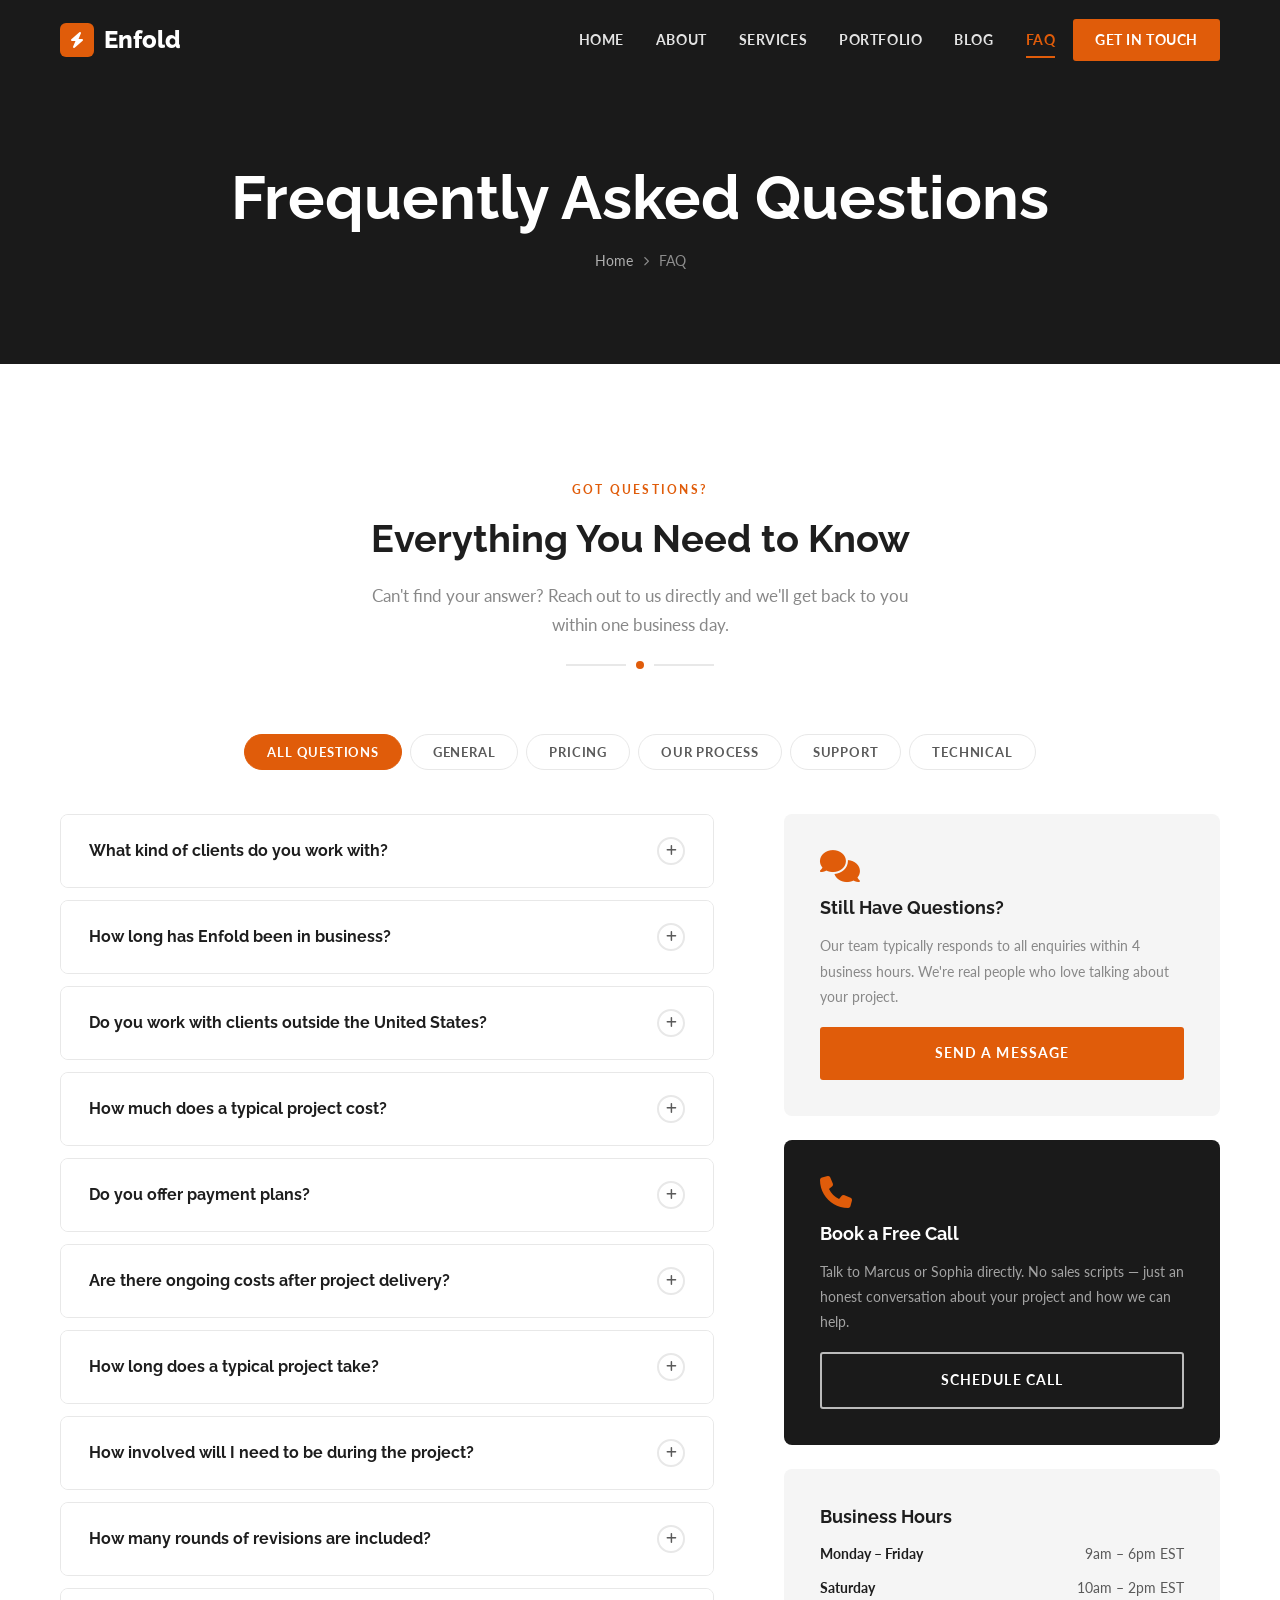
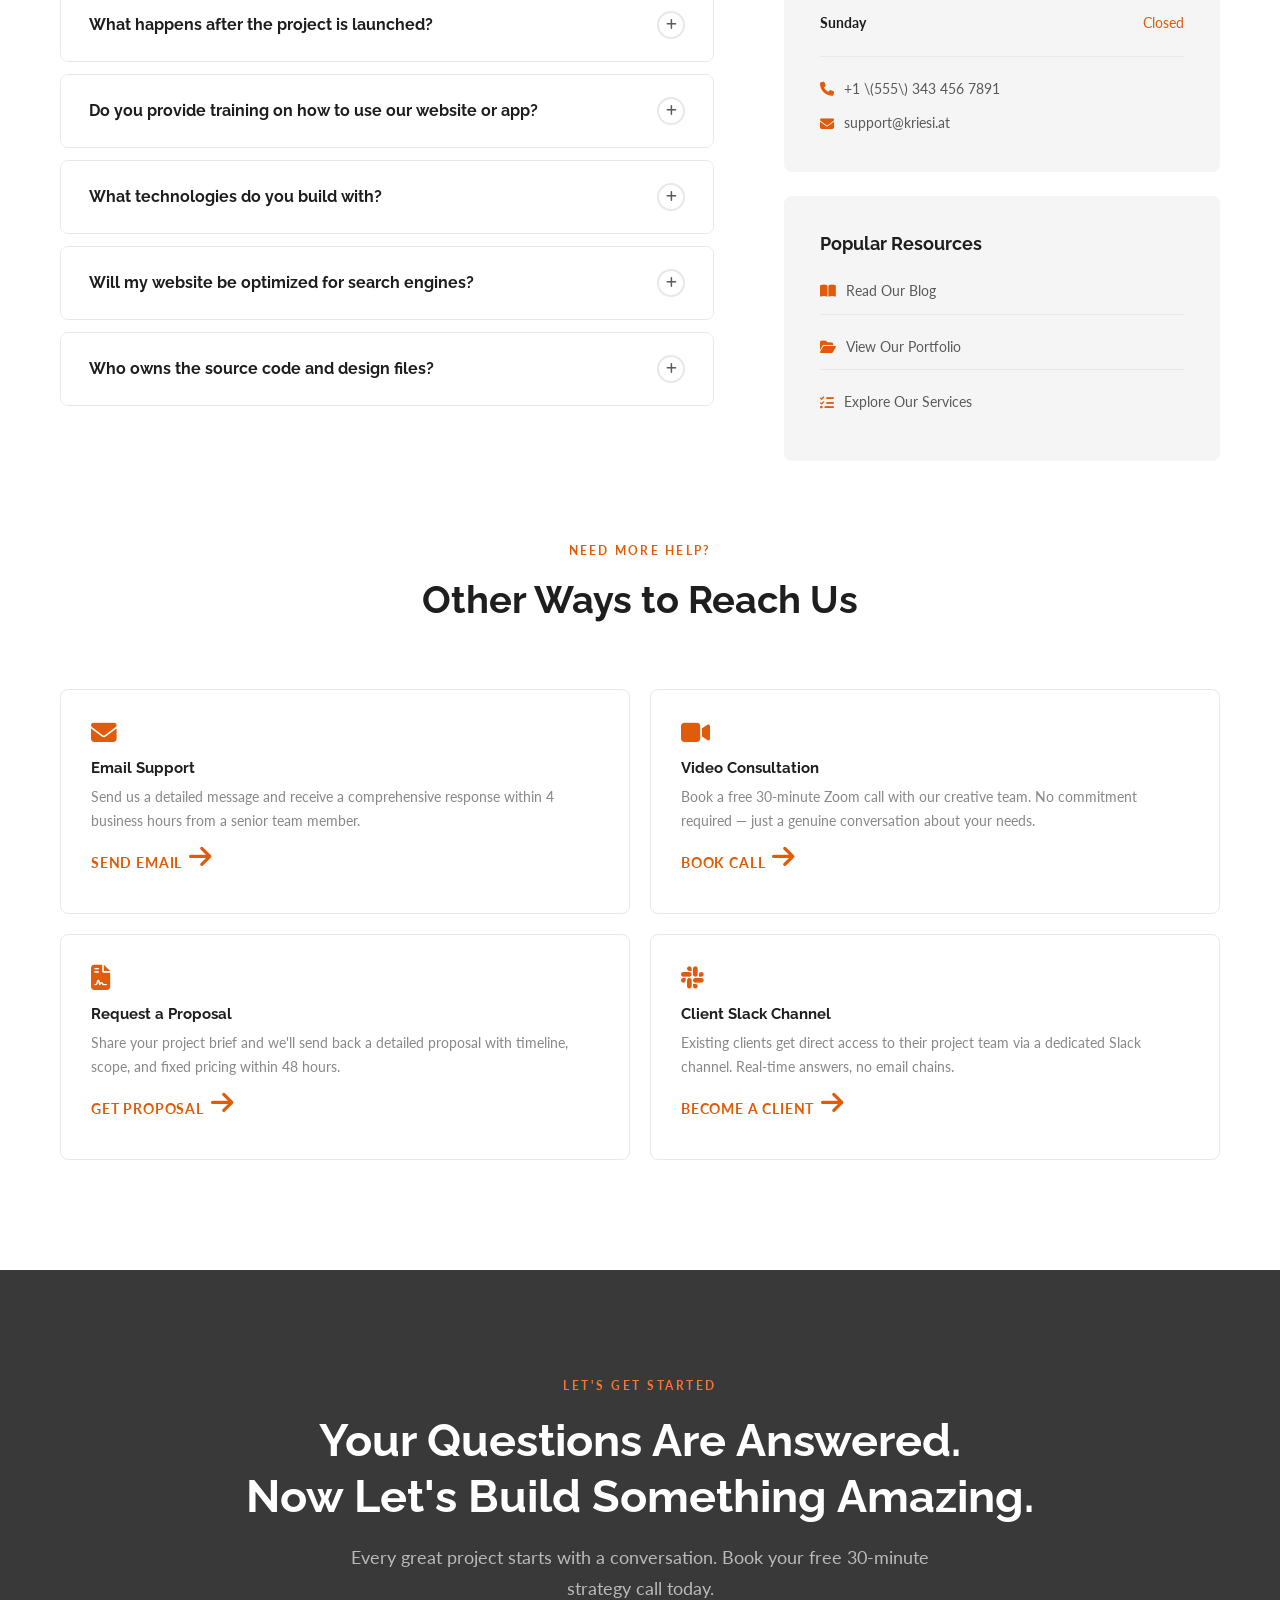
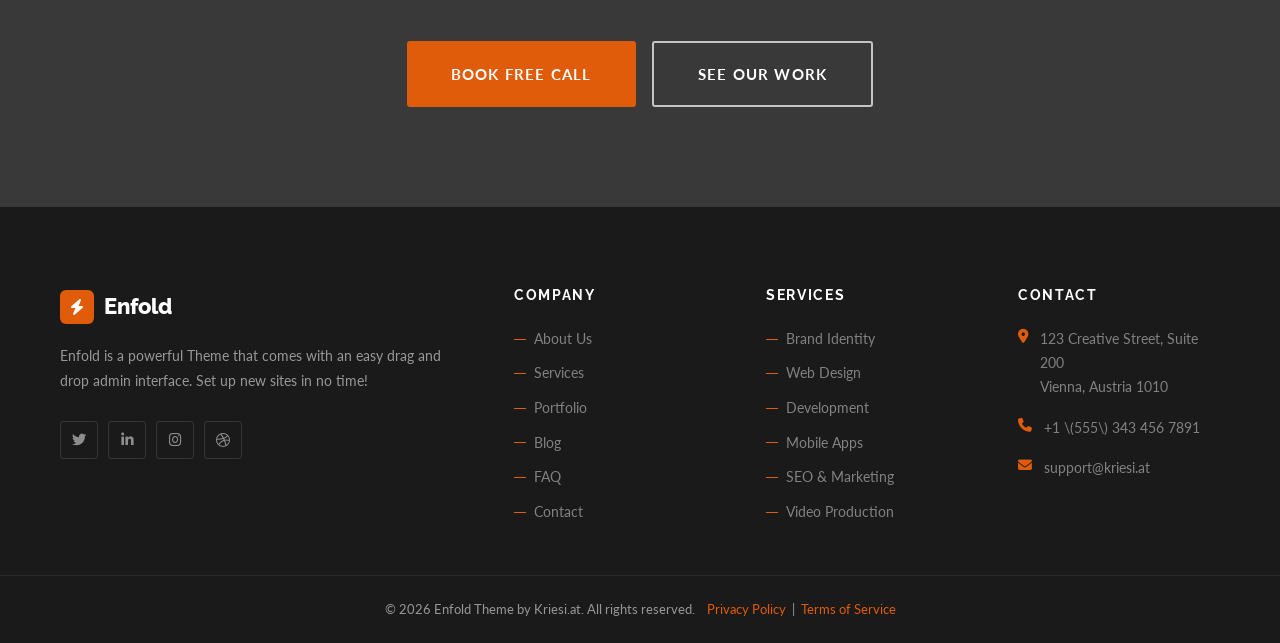
<file: faq.html>
<!DOCTYPE html>
<html lang="en">
<head>
  <meta charset="UTF-8" />
  <meta name="viewport" content="width=device-width, initial-scale=1.0" />
  <title>FAQ — Enfold Theme by Kriesi</title>
  <link rel="preconnect" href="https://fonts.googleapis.com" />
  <link rel="preconnect" href="https://fonts.gstatic.com" crossorigin />
  <link href="https://fonts.googleapis.com/css2?family=Lato:wght@300;400;700;900&family=Raleway:wght@400;600;700;800;900&display=swap" rel="stylesheet" />
  <link rel="stylesheet" href="https://cdnjs.cloudflare.com/ajax/libs/font-awesome/6.5.0/css/all.min.css" />
  <link rel="stylesheet" href="css/style.css" />
  <style>
    .faq-layout { display: grid; grid-template-columns: 3fr 2fr; gap: 70px; align-items: start; }
    .faq-sidebar-card { background: var(--bg-light); border-radius: var(--radius-lg); padding: 36px; margin-bottom: 24px; }
    .faq-sidebar-card h4 { margin-bottom: 14px; }
    .faq-sidebar-card p { font-size: 0.9rem; color: var(--text-light); margin-bottom: 18px; }
    .faq-help-cards { display: grid; grid-template-columns: 1fr 1fr; gap: 20px; margin-top: 50px; }
    .faq-help-card { background: var(--white); border: 1px solid var(--border); border-radius: var(--radius-lg); padding: 30px; transition: var(--transition); }
    .faq-help-card:hover { border-color: var(--primary); box-shadow: var(--shadow-sm); }
    .faq-help-card i { font-size: 1.6rem; color: var(--primary); margin-bottom: 14px; display: block; }
    .faq-help-card h4 { font-size: 0.95rem; margin-bottom: 8px; }
    .faq-help-card p { font-size: 0.85rem; color: var(--text-light); margin: 0; }
    @media(max-width: 900px) { .faq-layout { grid-template-columns: 1fr; } .faq-help-cards { grid-template-columns: 1fr; } }
  </style>
</head>
<body>

  <nav class="navbar" id="navbar">
    <div class="container">
      <a class="nav-logo" href="index.html">
        <div class="logo-mark"><i class="fa-solid fa-bolt"></i></div>Enfold
      </a>
      <ul class="nav-menu">
        <li><a href="index.html">Home</a></li>
        <li><a href="about.html">About</a></li>
        <li><a href="services.html">Services</a></li>
        <li><a href="portfolio.html">Portfolio</a></li>
        <li><a href="blog.html">Blog</a></li>
        <li><a href="faq.html" class="active">FAQ</a></li>
        <li><a href="contact.html" class="nav-cta">Get In Touch</a></li>
      </ul>
      <button class="nav-toggle" aria-label="Toggle menu"><span></span><span></span><span></span></button>
    </div>
  </nav>

  <section class="page-hero">
    <div class="page-hero-bg" style="background-image: url('https://images.unsplash.com/photo-1516321318423-f06f85e504b3?w=1920&q=80');"></div>
    <div class="container">
      <div class="page-hero-content">
        <h1>Frequently Asked Questions</h1>
        <div class="breadcrumb">
          <a href="index.html">Home</a><i class="fa-solid fa-chevron-right"></i><span>FAQ</span>
        </div>
      </div>
    </div>
  </section>

  <section class="section">
    <div class="container">
      <div class="section-heading reveal">
        <span class="label">Got Questions?</span>
        <h2>Everything You Need to Know</h2>
        <p>Can't find your answer? Reach out to us directly and we'll get back to you within one business day.</p>
        <div class="divider"><span></span><span></span><span></span></div>
      </div>

      <!-- Tabs -->
      <div class="faq-tabs reveal">
        <button class="faq-tab active" data-cat="all">All Questions</button>
        <button class="faq-tab" data-cat="general">General</button>
        <button class="faq-tab" data-cat="pricing">Pricing</button>
        <button class="faq-tab" data-cat="process">Our Process</button>
        <button class="faq-tab" data-cat="support">Support</button>
        <button class="faq-tab" data-cat="technical">Technical</button>
      </div>

      <div class="faq-layout">
        <!-- FAQ Accordions -->
        <div>
          <!-- GENERAL -->
          <div class="accordion-item" data-category="general">
            <div class="accordion-header">
              <h4>What kind of clients do you work with?</h4>
              <div class="accordion-icon"><i class="fa-solid fa-plus"></i></div>
            </div>
            <div class="accordion-body">
              <div class="accordion-body-inner">
                <p>We work with a wide range of clients — from early-stage startups and scale-ups to established enterprises and global brands. What matters most to us is not the size of the company but the quality of the challenge and the alignment in values. We love working with founders and teams who are ambitious, collaborative, and believe that great design is a strategic asset.</p>
                <p>Our clients span industries including fintech, health & wellness, retail, hospitality, technology, professional services, and consumer goods.</p>
              </div>
            </div>
          </div>

          <div class="accordion-item" data-category="general">
            <div class="accordion-header">
              <h4>How long has Enfold been in business?</h4>
              <div class="accordion-icon"><i class="fa-solid fa-plus"></i></div>
            </div>
            <div class="accordion-body">
              <div class="accordion-body-inner">
                <p>Enfold was founded in 2012 in Brooklyn, New York. Over the past 14 years, we have grown from a two-person design studio into a 28-person full-service creative agency. We have completed more than 320 projects for clients in 14 countries and won 46 Pre-Built Layouts along the way.</p>
              </div>
            </div>
          </div>

          <div class="accordion-item" data-category="general">
            <div class="accordion-header">
              <h4>Do you work with clients outside the United States?</h4>
              <div class="accordion-icon"><i class="fa-solid fa-plus"></i></div>
            </div>
            <div class="accordion-body">
              <div class="accordion-body-inner">
                <p>Absolutely. We have worked with clients across North America, Europe, Asia-Pacific, and the Middle East. Our team is fully distributed and experienced in working across time zones. We use async-first communication tools and schedule regular video calls to ensure seamless collaboration regardless of where you are in the world.</p>
              </div>
            </div>
          </div>

          <!-- PRICING -->
          <div class="accordion-item" data-category="pricing">
            <div class="accordion-header">
              <h4>How much does a typical project cost?</h4>
              <div class="accordion-icon"><i class="fa-solid fa-plus"></i></div>
            </div>
            <div class="accordion-body">
              <div class="accordion-body-inner">
                <p>Project investment varies depending on scope, complexity, and timeline. As a general guide:</p>
                <ul style="margin: 12px 0; padding-left: 20px; display: flex; flex-direction: column; gap: 8px; font-size: 0.93rem;">
                  <li><strong>Brand Identity:</strong> $4,000 – $18,000</li>
                  <li><strong>Marketing Website:</strong> $8,000 – $35,000</li>
                  <li><strong>E-Commerce Platform:</strong> $12,000 – $60,000</li>
                  <li><strong>Mobile App:</strong> $25,000 – $120,000</li>
                  <li><strong>Full Brand + Website:</strong> $15,000 – $50,000</li>
                </ul>
                <p>Every project starts with a free discovery call where we scope your requirements accurately and provide a fixed-price proposal. We never surprise you with hidden costs.</p>
              </div>
            </div>
          </div>

          <div class="accordion-item" data-category="pricing">
            <div class="accordion-header">
              <h4>Do you offer payment plans?</h4>
              <div class="accordion-icon"><i class="fa-solid fa-plus"></i></div>
            </div>
            <div class="accordion-body">
              <div class="accordion-body-inner">
                <p>Yes. Standard project payments are structured as: 40% at project kickoff, 40% at the midpoint design approval stage, and 20% on final delivery. For larger projects (over $20,000), we can discuss quarterly payment structures. We accept bank transfer, credit card, and Wise for international clients.</p>
              </div>
            </div>
          </div>

          <div class="accordion-item" data-category="pricing">
            <div class="accordion-header">
              <h4>Are there ongoing costs after project delivery?</h4>
              <div class="accordion-icon"><i class="fa-solid fa-plus"></i></div>
            </div>
            <div class="accordion-body">
              <div class="accordion-body-inner">
                <p>The project fee covers design, development, and delivery. After launch, you may choose to invest in hosting (which we can arrange), ongoing maintenance retainers, or marketing services — but none of these are mandatory. We offer three support tiers: a basic plan ($299/month), a growth plan ($799/month), and a priority plan ($1,499/month). Details are outlined in your project proposal.</p>
              </div>
            </div>
          </div>

          <!-- PROCESS -->
          <div class="accordion-item" data-category="process">
            <div class="accordion-header">
              <h4>How long does a typical project take?</h4>
              <div class="accordion-icon"><i class="fa-solid fa-plus"></i></div>
            </div>
            <div class="accordion-body">
              <div class="accordion-body-inner">
                <p>Timelines depend on scope and complexity. Here are typical ranges:</p>
                <ul style="margin: 12px 0; padding-left: 20px; display: flex; flex-direction: column; gap: 8px; font-size: 0.93rem;">
                  <li><strong>Brand Identity:</strong> 4 – 8 weeks</li>
                  <li><strong>Marketing Website (5–10 pages):</strong> 6 – 10 weeks</li>
                  <li><strong>Complex Website (15+ pages):</strong> 10 – 16 weeks</li>
                  <li><strong>Mobile App:</strong> 16 – 26 weeks</li>
                  <li><strong>E-Commerce Platform:</strong> 10 – 20 weeks</li>
                </ul>
                <p>We always define a clear timeline in the proposal and use project management tools (Notion + Linear) to keep everything on track and visible to you throughout.</p>
              </div>
            </div>
          </div>

          <div class="accordion-item" data-category="process">
            <div class="accordion-header">
              <h4>How involved will I need to be during the project?</h4>
              <div class="accordion-icon"><i class="fa-solid fa-plus"></i></div>
            </div>
            <div class="accordion-body">
              <div class="accordion-body-inner">
                <p>We designed our process to be efficient with your time while keeping you genuinely informed. Expect structured touchpoints at key milestones — typically a kickoff session, a design review at 30%, a major checkpoint at 60%, and a pre-launch review. Outside of these, we work asynchronously and consolidate feedback into clear, time-boxed rounds. Most clients invest 2–3 hours per week during active phases.</p>
              </div>
            </div>
          </div>

          <div class="accordion-item" data-category="process">
            <div class="accordion-header">
              <h4>How many rounds of revisions are included?</h4>
              <div class="accordion-icon"><i class="fa-solid fa-plus"></i></div>
            </div>
            <div class="accordion-body">
              <div class="accordion-body-inner">
                <p>Our standard projects include two structured revision rounds per major deliverable. In practice, by the time we reach a formal revision round, we are already well-aligned thanks to our ongoing communication — so most projects are approved without needing all available revisions. Revisions beyond the included rounds are billed at our hourly rate, which is disclosed upfront in your contract.</p>
              </div>
            </div>
          </div>

          <!-- SUPPORT -->
          <div class="accordion-item" data-category="support">
            <div class="accordion-header">
              <h4>What happens after the project is launched?</h4>
              <div class="accordion-icon"><i class="fa-solid fa-plus"></i></div>
            </div>
            <div class="accordion-body">
              <div class="accordion-body-inner">
                <p>Every project includes a 30-day post-launch support window at no extra charge. During this period, we address any bugs, browser compatibility issues, or minor adjustments that arise. After that, you can either manage independently (we provide full documentation and training), or move to one of our support retainer plans for ongoing care, updates, and growth services.</p>
              </div>
            </div>
          </div>

          <div class="accordion-item" data-category="support">
            <div class="accordion-header">
              <h4>Do you provide training on how to use our website or app?</h4>
              <div class="accordion-icon"><i class="fa-solid fa-plus"></i></div>
            </div>
            <div class="accordion-body">
              <div class="accordion-body-inner">
                <p>Yes, always. Every project delivery includes a live training session (recorded for your reference), detailed written documentation, and video walkthroughs of your CMS or admin panel. We want you to feel completely confident managing your own digital presence — and we are always available for follow-up questions.</p>
              </div>
            </div>
          </div>

          <!-- TECHNICAL -->
          <div class="accordion-item" data-category="technical">
            <div class="accordion-header">
              <h4>What technologies do you build with?</h4>
              <div class="accordion-icon"><i class="fa-solid fa-plus"></i></div>
            </div>
            <div class="accordion-body">
              <div class="accordion-body-inner">
                <p>Our technology choices are always driven by your project's specific requirements, not personal preference. We are fluent across a wide stack including React, Next.js, Vue.js, Node.js, Python/Django, WordPress, Shopify, Sanity, Contentful, PostgreSQL, MongoDB, AWS, Vercel, and more. For mobile, we work with Swift (iOS), Kotlin (Android), React Native, and Flutter. We will always recommend the right tool for your job.</p>
              </div>
            </div>
          </div>

          <div class="accordion-item" data-category="technical">
            <div class="accordion-header">
              <h4>Will my website be optimized for search engines?</h4>
              <div class="accordion-icon"><i class="fa-solid fa-plus"></i></div>
            </div>
            <div class="accordion-body">
              <div class="accordion-body-inner">
                <p>Yes. All websites we build include foundational technical SEO as standard: clean semantic HTML, proper heading hierarchy, Open Graph meta tags, schema markup, XML sitemap, robots.txt configuration, performance optimization, and Core Web Vitals alignment. For clients who want to pursue aggressive SEO growth, we offer dedicated SEO strategy and content services as an add-on or retainer.</p>
              </div>
            </div>
          </div>

          <div class="accordion-item" data-category="technical">
            <div class="accordion-header">
              <h4>Who owns the source code and design files?</h4>
              <div class="accordion-icon"><i class="fa-solid fa-plus"></i></div>
            </div>
            <div class="accordion-body">
              <div class="accordion-body-inner">
                <p>You do. Upon final payment, all intellectual property — source code, design files (Figma), assets, and documentation — transfers fully to you. We retain the right to showcase the work in our portfolio unless you request otherwise via a mutual NDA. We believe your investment should result in full ownership, full stop.</p>
              </div>
            </div>
          </div>
        </div>

        <!-- Sidebar -->
        <div>
          <div class="faq-sidebar-card reveal">
            <i class="fa-solid fa-comments" style="font-size: 2rem; color: var(--primary); margin-bottom: 14px; display: block;"></i>
            <h4>Still Have Questions?</h4>
            <p>Our team typically responds to all enquiries within 4 business hours. We're real people who love talking about your project.</p>
            <a href="contact.html" class="btn btn-primary" style="width: 100%; justify-content: center;">Send a Message</a>
          </div>

          <div class="faq-sidebar-card reveal" style="background: var(--dark); color: rgba(255,255,255,0.7);">
            <i class="fa-solid fa-phone" style="font-size: 2rem; color: var(--primary); margin-bottom: 14px; display: block;"></i>
            <h4 style="color: #fff;">Book a Free Call</h4>
            <p style="color: rgba(255,255,255,0.6);">Talk to Marcus or Sophia directly. No sales scripts — just an honest conversation about your project and how we can help.</p>
            <a href="contact.html" class="btn btn-outline-white" style="width: 100%; justify-content: center;">Schedule Call</a>
          </div>

          <div class="faq-sidebar-card reveal">
            <h4>Business Hours</h4>
            <div style="display: flex; flex-direction: column; gap: 10px; font-size: 0.88rem;">
              <div style="display: flex; justify-content: space-between;"><span style="font-weight: 700; color: var(--heading);">Monday – Friday</span><span>9am – 6pm EST</span></div>
              <div style="display: flex; justify-content: space-between;"><span style="font-weight: 700; color: var(--heading);">Saturday</span><span>10am – 2pm EST</span></div>
              <div style="display: flex; justify-content: space-between;"><span style="font-weight: 700; color: var(--heading);">Sunday</span><span style="color: var(--primary);">Closed</span></div>
            </div>
            <div style="margin-top: 20px; padding-top: 20px; border-top: 1px solid var(--border); font-size: 0.88rem;">
              <div style="display: flex; align-items: center; gap: 10px; margin-bottom: 10px;"><i class="fa-solid fa-phone" style="color: var(--primary);"></i> +1 \(555\) 343 456 7891</div>
              <div style="display: flex; align-items: center; gap: 10px;"><i class="fa-solid fa-envelope" style="color: var(--primary);"></i> support@kriesi.at</div>
            </div>
          </div>

          <div class="faq-sidebar-card reveal">
            <h4>Popular Resources</h4>
            <div style="display: flex; flex-direction: column; gap: 10px;">
              <a href="blog.html" style="display: flex; align-items: center; gap: 10px; font-size: 0.88rem; color: var(--text); transition: color 0.3s; padding: 10px 0; border-bottom: 1px solid var(--border);">
                <i class="fa-solid fa-book-open" style="color: var(--primary);"></i> Read Our Blog
              </a>
              <a href="portfolio.html" style="display: flex; align-items: center; gap: 10px; font-size: 0.88rem; color: var(--text); transition: color 0.3s; padding: 10px 0; border-bottom: 1px solid var(--border);">
                <i class="fa-solid fa-folder-open" style="color: var(--primary);"></i> View Our Portfolio
              </a>
              <a href="services.html" style="display: flex; align-items: center; gap: 10px; font-size: 0.88rem; color: var(--text); transition: color 0.3s; padding: 10px 0;">
                <i class="fa-solid fa-list-check" style="color: var(--primary);"></i> Explore Our Services
              </a>
            </div>
          </div>
        </div>
      </div>

      <!-- Help cards at bottom -->
      <div class="section-heading reveal mt-50">
        <span class="label">Need More Help?</span>
        <h2>Other Ways to Reach Us</h2>
      </div>
      <div class="faq-help-cards">
        <div class="faq-help-card reveal delay-100">
          <i class="fa-solid fa-envelope"></i>
          <h4>Email Support</h4>
          <p>Send us a detailed message and receive a comprehensive response within 4 business hours from a senior team member.</p>
          <a href="contact.html" class="service-link mt-10" style="display: inline-flex;">Send Email <i class="fa-solid fa-arrow-right"></i></a>
        </div>
        <div class="faq-help-card reveal delay-200">
          <i class="fa-solid fa-video"></i>
          <h4>Video Consultation</h4>
          <p>Book a free 30-minute Zoom call with our creative team. No commitment required — just a genuine conversation about your needs.</p>
          <a href="contact.html" class="service-link mt-10" style="display: inline-flex;">Book Call <i class="fa-solid fa-arrow-right"></i></a>
        </div>
        <div class="faq-help-card reveal delay-300">
          <i class="fa-solid fa-file-contract"></i>
          <h4>Request a Proposal</h4>
          <p>Share your project brief and we'll send back a detailed proposal with timeline, scope, and fixed pricing within 48 hours.</p>
          <a href="contact.html" class="service-link mt-10" style="display: inline-flex;">Get Proposal <i class="fa-solid fa-arrow-right"></i></a>
        </div>
        <div class="faq-help-card reveal delay-400">
          <i class="fa-brands fa-slack"></i>
          <h4>Client Slack Channel</h4>
          <p>Existing clients get direct access to their project team via a dedicated Slack channel. Real-time answers, no email chains.</p>
          <a href="contact.html" class="service-link mt-10" style="display: inline-flex;">Become a Client <i class="fa-solid fa-arrow-right"></i></a>
        </div>
      </div>
    </div>
  </section>

  <!-- CTA -->
  <section class="cta-section">
    <div class="cta-bg" style="background-image: url('https://images.unsplash.com/photo-1522202176988-66273c2fd55f?w=1920&q=80');"></div>
    <div class="cta-overlay"></div>
    <div class="container">
      <div class="cta-content reveal">
        <span style="display:inline-block;font-size:0.78rem;font-weight:700;letter-spacing:0.2em;text-transform:uppercase;color:var(--primary-light);margin-bottom:16px;">Let's Get Started</span>
        <h2>Your Questions Are Answered. <br>Now Let's Build Something Amazing.</h2>
        <p>Every great project starts with a conversation. Book your free 30-minute strategy call today.</p>
        <div class="cta-actions">
          <a href="contact.html" class="btn btn-primary btn-lg">Book Free Call</a>
          <a href="portfolio.html" class="btn btn-outline-white btn-lg">See Our Work</a>
        </div>
      </div>
    </div>
  </section>

  <footer class="footer">
    <div class="container">
      <div class="footer-top">
        <div class="footer-brand">
          <a href="index.html" style="margin-bottom:18px;display:inline-flex;gap:10px;align-items:center;font-family:Raleway,sans-serif;font-weight:800;font-size:1.4rem;color:#fff;text-decoration:none;">
            <div style="width:34px;height:34px;background:var(--primary);border-radius:6px;display:flex;align-items:center;justify-content:center;color:#fff;font-size:1rem;"><i class="fa-solid fa-bolt"></i></div>Enfold
          </a>
          <p class="footer-tagline">Enfold is a powerful Theme that comes with an easy drag and drop admin interface. Set up new sites in no time!</p>
          <div class="footer-social"><a href="#"><i class="fa-brands fa-twitter"></i></a><a href="#"><i class="fa-brands fa-linkedin-in"></i></a><a href="#"><i class="fa-brands fa-instagram"></i></a><a href="#"><i class="fa-brands fa-dribbble"></i></a></div>
        </div>
        <div class="footer-col"><h5>Company</h5><div class="footer-links"><a href="about.html">About Us</a><a href="services.html">Services</a><a href="portfolio.html">Portfolio</a><a href="blog.html">Blog</a><a href="faq.html">FAQ</a><a href="contact.html">Contact</a></div></div>
        <div class="footer-col"><h5>Services</h5><div class="footer-links"><a href="services.html">Brand Identity</a><a href="services.html">Web Design</a><a href="services.html">Development</a><a href="services.html">Mobile Apps</a><a href="services.html">SEO & Marketing</a><a href="services.html">Video Production</a></div></div>
        <div class="footer-col"><h5>Contact</h5>
          <div class="footer-contact-item"><i class="fa-solid fa-location-dot"></i><span>123 Creative Street, Suite 200<br>Vienna, Austria 1010</span></div>
          <div class="footer-contact-item"><i class="fa-solid fa-phone"></i><span>+1 \(555\) 343 456 7891</span></div>
          <div class="footer-contact-item"><i class="fa-solid fa-envelope"></i><span>support@kriesi.at</span></div>
        </div>
      </div>
    </div>
    <div class="footer-bottom">
      <div class="container" style="display:flex;align-items:center;justify-content:space-between;flex-wrap:wrap;gap:12px;">
        <span>&copy; 2026 Enfold Theme by Kriesi.at. All rights reserved.</span>
        <span><a href="#">Privacy Policy</a> &nbsp;|&nbsp; <a href="#">Terms of Service</a></span>
      </div>
    </div>
  </footer>

  <a class="back-to-top" title="Back to top"><i class="fa-solid fa-arrow-up"></i></a>
  <script src="js/main.js"></script>
</body>
</html>
</file>
<file: css/style.css>
/* ================================================
   AVENTO — Full Agency Website
   ================================================ */

/* ---- Variables ---- */
:root {
  --primary: #e05c0a;
  --primary-dark: #b84a08;
  --primary-light: #f47535;
  --dark: #1a1a1a;
  --dark-2: #252525;
  --dark-3: #2f2f2f;
  --heading: #1e1e1e;
  --text: #5a5a5a;
  --text-light: #888;
  --bg-light: #f5f5f5;
  --bg-lighter: #fafafa;
  --white: #fff;
  --border: #e8e8e8;
  --shadow-sm: 0 2px 15px rgba(0,0,0,0.07);
  --shadow: 0 8px 40px rgba(0,0,0,0.10);
  --shadow-lg: 0 20px 60px rgba(0,0,0,0.15);
  --transition: all 0.35s cubic-bezier(0.4,0,0.2,1);
  --radius: 3px;
  --radius-lg: 8px;
  --nav-h: 80px;
}

/* ---- Reset ---- */
*, *::before, *::after { box-sizing: border-box; margin: 0; padding: 0; }
html { scroll-behavior: smooth; font-size: 16px; }
body {
  font-family: 'Lato', sans-serif;
  line-height: 1.75;
  color: var(--text);
  overflow-x: hidden;
  background: var(--white);
}
img { max-width: 100%; height: auto; display: block; }
a { text-decoration: none; color: inherit; transition: var(--transition); }
ul { list-style: none; }
button { cursor: pointer; border: none; background: none; font-family: inherit; }
input, textarea, select { font-family: inherit; }

/* ---- Typography ---- */
h1, h2, h3, h4, h5, h6 {
  font-family: 'Raleway', sans-serif;
  color: var(--heading);
  font-weight: 700;
  line-height: 1.25;
}
h1 { font-size: clamp(2.2rem, 5vw, 3.8rem); }
h2 { font-size: clamp(1.7rem, 3vw, 2.5rem); }
h3 { font-size: clamp(1.2rem, 2vw, 1.5rem); }
h4 { font-size: 1.15rem; }
p { margin-bottom: 1rem; }
p:last-child { margin-bottom: 0; }

/* ---- Utilities ---- */
.container { max-width: 1220px; margin: 0 auto; padding: 0 30px; }
.container-sm { max-width: 860px; margin: 0 auto; padding: 0 30px; }
.section { padding: 110px 0; }
.section-sm { padding: 70px 0; }
.section-dark { background: var(--dark); color: rgba(255,255,255,0.75); }
.section-dark h1, .section-dark h2, .section-dark h3, .section-dark h4 { color: #fff; }
.section-gray { background: var(--bg-light); }
.text-center { text-align: center; }
.text-white { color: #fff !important; }
.text-primary { color: var(--primary) !important; }
.mt-10 { margin-top: 10px; }
.mt-20 { margin-top: 20px; }
.mt-30 { margin-top: 30px; }
.mt-50 { margin-top: 50px; }
.mb-10 { margin-bottom: 10px; }
.mb-20 { margin-bottom: 20px; }
.mb-30 { margin-bottom: 30px; }
.mb-50 { margin-bottom: 50px; }

/* ---- Section Heading ---- */
.section-heading {
  text-align: center;
  margin-bottom: 65px;
}
.section-heading .label {
  display: inline-block;
  font-size: 0.78rem;
  font-weight: 700;
  letter-spacing: 0.18em;
  text-transform: uppercase;
  color: var(--primary);
  margin-bottom: 14px;
}
.section-heading h2 { margin-bottom: 18px; }
.section-heading p {
  font-size: 1.05rem;
  color: var(--text-light);
  max-width: 580px;
  margin: 0 auto;
}
.section-heading .divider {
  display: flex;
  align-items: center;
  justify-content: center;
  gap: 10px;
  margin-top: 22px;
}
.section-heading .divider span {
  display: block;
  height: 2px;
  background: var(--border);
}
.section-heading .divider span:first-child,
.section-heading .divider span:last-child { width: 60px; }
.section-heading .divider span:nth-child(2) {
  width: 8px;
  height: 8px;
  background: var(--primary);
  border-radius: 50%;
}

/* ---- Buttons ---- */
.btn {
  display: inline-flex;
  align-items: center;
  gap: 8px;
  padding: 14px 34px;
  font-size: 0.88rem;
  font-weight: 700;
  letter-spacing: 0.08em;
  text-transform: uppercase;
  border-radius: var(--radius);
  transition: var(--transition);
  position: relative;
  overflow: hidden;
}
.btn::after {
  content: '';
  position: absolute;
  inset: 0;
  background: rgba(255,255,255,0.15);
  transform: translateX(-100%);
  transition: transform 0.3s ease;
}
.btn:hover::after { transform: translateX(0); }
.btn-primary {
  background: var(--primary);
  color: #fff;
}
.btn-primary:hover { background: var(--primary-dark); color: #fff; }
.btn-outline {
  border: 2px solid var(--primary);
  color: var(--primary);
}
.btn-outline:hover { background: var(--primary); color: #fff; }
.btn-white {
  background: #fff;
  color: var(--primary);
}
.btn-white:hover { background: var(--bg-light); }
.btn-outline-white {
  border: 2px solid rgba(255,255,255,0.7);
  color: #fff;
}
.btn-outline-white:hover { background: #fff; color: var(--primary); }
.btn-lg { padding: 18px 44px; font-size: 0.95rem; }

/* ============================================
   NAVIGATION
   ============================================ */
.navbar {
  position: fixed;
  top: 0;
  left: 0;
  width: 100%;
  z-index: 1000;
  height: var(--nav-h);
  display: flex;
  align-items: center;
  transition: background 0.4s ease, box-shadow 0.4s ease, height 0.3s ease;
}
.navbar.transparent { background: transparent; }
.navbar.scrolled {
  background: #fff;
  box-shadow: 0 2px 20px rgba(0,0,0,0.08);
  height: 68px;
}
.navbar .container {
  display: flex;
  align-items: center;
  justify-content: space-between;
  width: 100%;
}
.nav-logo {
  display: flex;
  align-items: center;
  gap: 10px;
  font-family: 'Raleway', sans-serif;
  font-weight: 800;
  font-size: 1.5rem;
  color: #fff;
  transition: color 0.3s;
}
.navbar.scrolled .nav-logo { color: var(--heading); }
.nav-logo .logo-mark {
  width: 34px;
  height: 34px;
  background: var(--primary);
  border-radius: 6px;
  display: flex;
  align-items: center;
  justify-content: center;
  color: #fff;
  font-size: 1rem;
}
.nav-menu { display: flex; align-items: center; gap: 4px; }
.nav-menu li a {
  display: block;
  padding: 8px 14px;
  font-size: 0.88rem;
  font-weight: 700;
  letter-spacing: 0.04em;
  text-transform: uppercase;
  color: rgba(255,255,255,0.88);
  border-radius: var(--radius);
  transition: var(--transition);
  position: relative;
}
.nav-menu li a::after {
  content: '';
  position: absolute;
  bottom: 2px;
  left: 14px;
  right: 14px;
  height: 2px;
  background: var(--primary);
  transform: scaleX(0);
  transition: transform 0.3s ease;
}
.nav-menu li a:hover::after,
.nav-menu li a.active::after { transform: scaleX(1); }
.navbar.scrolled .nav-menu li a { color: var(--text); }
.nav-menu li a:hover,
.nav-menu li a.active { color: var(--primary) !important; }
.nav-cta {
  padding: 9px 22px !important;
  background: var(--primary) !important;
  color: #fff !important;
  border-radius: var(--radius) !important;
}
.nav-cta::after { display: none !important; }
.nav-cta:hover { background: var(--primary-dark) !important; }
.nav-toggle {
  display: none;
  flex-direction: column;
  gap: 5px;
  padding: 5px;
}
.nav-toggle span {
  display: block;
  width: 25px;
  height: 2px;
  background: #fff;
  transition: var(--transition);
  transform-origin: center;
}
.navbar.scrolled .nav-toggle span { background: var(--heading); }
.nav-toggle.open span:nth-child(1) { transform: rotate(45deg) translate(5px, 5px); }
.nav-toggle.open span:nth-child(2) { opacity: 0; }
.nav-toggle.open span:nth-child(3) { transform: rotate(-45deg) translate(5px, -5px); }

/* ============================================
   HERO SECTION
   ============================================ */
.hero {
  position: relative;
  min-height: 100vh;
  display: flex;
  align-items: center;
  overflow: hidden;
  background: var(--dark);
}
.hero-bg {
  position: absolute;
  inset: 0;
  background-size: cover;
  background-position: center;
  background-attachment: fixed;
  transform: scale(1.05);
  transition: transform 8s ease;
}
.hero.loaded .hero-bg { transform: scale(1); }
.hero-overlay {
  position: absolute;
  inset: 0;
  background: linear-gradient(135deg, rgba(14,14,14,0.85) 0%, rgba(30,30,30,0.65) 60%, rgba(224,92,10,0.25) 100%);
}
.hero-particles {
  position: absolute;
  inset: 0;
  overflow: hidden;
}
.hero-particles .particle {
  position: absolute;
  border-radius: 50%;
  background: rgba(255,255,255,0.06);
  animation: float-particle linear infinite;
}
@keyframes float-particle {
  0% { transform: translateY(100vh) rotate(0deg); opacity: 0; }
  10% { opacity: 1; }
  90% { opacity: 1; }
  100% { transform: translateY(-100px) rotate(360deg); opacity: 0; }
}
.hero-content {
  position: relative;
  z-index: 2;
  max-width: 780px;
}
.hero-eyebrow {
  display: inline-flex;
  align-items: center;
  gap: 12px;
  font-size: 0.8rem;
  font-weight: 700;
  letter-spacing: 0.2em;
  text-transform: uppercase;
  color: var(--primary-light);
  margin-bottom: 24px;
  opacity: 0;
  animation: fadeInDown 0.8s ease 0.3s forwards;
}
.hero-eyebrow::before {
  content: '';
  display: block;
  width: 40px;
  height: 2px;
  background: var(--primary);
}
.hero h1 {
  color: #fff;
  font-size: clamp(2.5rem, 6vw, 4.5rem);
  font-weight: 800;
  line-height: 1.1;
  margin-bottom: 30px;
  opacity: 0;
  animation: fadeInUp 0.8s ease 0.5s forwards;
}
.hero h1 .typed-cursor {
  color: var(--primary);
  animation: blink 0.8s step-end infinite;
}
@keyframes blink { 50% { opacity: 0; } }
.hero-text {
  font-size: 1.15rem;
  color: rgba(255,255,255,0.72);
  max-width: 560px;
  margin-bottom: 42px;
  opacity: 0;
  animation: fadeInUp 0.8s ease 0.7s forwards;
}
.hero-actions {
  display: flex;
  gap: 16px;
  flex-wrap: wrap;
  opacity: 0;
  animation: fadeInUp 0.8s ease 0.9s forwards;
}
.hero-scroll {
  position: absolute;
  bottom: 40px;
  left: 50%;
  transform: translateX(-50%);
  z-index: 2;
  display: flex;
  flex-direction: column;
  align-items: center;
  gap: 10px;
  color: rgba(255,255,255,0.5);
  font-size: 0.72rem;
  letter-spacing: 0.15em;
  text-transform: uppercase;
  animation: fadeIn 1s ease 1.5s both;
}
.hero-scroll .scroll-line {
  width: 1px;
  height: 50px;
  background: rgba(255,255,255,0.3);
  position: relative;
  overflow: hidden;
}
.hero-scroll .scroll-line::after {
  content: '';
  position: absolute;
  top: -100%;
  left: 0;
  width: 100%;
  height: 100%;
  background: var(--primary);
  animation: scroll-line 1.5s ease infinite;
}
@keyframes scroll-line {
  0% { top: -100%; }
  100% { top: 100%; }
}

/* Hero Stats */
.hero-stats {
  position: absolute;
  bottom: 0;
  right: 0;
  z-index: 2;
  display: flex;
  background: rgba(255,255,255,0.06);
  backdrop-filter: blur(12px);
  border-top: 1px solid rgba(255,255,255,0.1);
  border-left: 1px solid rgba(255,255,255,0.1);
  animation: fadeIn 1s ease 1.2s both;
}
.hero-stat {
  padding: 28px 36px;
  text-align: center;
  border-right: 1px solid rgba(255,255,255,0.1);
}
.hero-stat:last-child { border-right: none; }
.hero-stat .num {
  display: block;
  font-family: 'Raleway', sans-serif;
  font-size: 2rem;
  font-weight: 800;
  color: #fff;
  line-height: 1;
}
.hero-stat .num span { color: var(--primary); }
.hero-stat .lbl {
  display: block;
  font-size: 0.75rem;
  font-weight: 600;
  letter-spacing: 0.1em;
  text-transform: uppercase;
  color: rgba(255,255,255,0.5);
  margin-top: 5px;
}

/* ============================================
   FEATURES STRIP
   ============================================ */
.features-strip {
  background: var(--white);
  padding: 0;
  position: relative;
  z-index: 3;
  box-shadow: var(--shadow);
}
.features-strip .container {
  display: grid;
  grid-template-columns: repeat(4, 1fr);
}
.feature-strip-item {
  padding: 40px 30px;
  border-right: 1px solid var(--border);
  display: flex;
  gap: 20px;
  align-items: flex-start;
  transition: var(--transition);
}
.feature-strip-item:last-child { border-right: none; }
.feature-strip-item:hover { background: var(--bg-lighter); }
.feature-strip-item .icon {
  flex-shrink: 0;
  width: 50px;
  height: 50px;
  background: var(--primary);
  border-radius: var(--radius);
  display: flex;
  align-items: center;
  justify-content: center;
  color: #fff;
  font-size: 1.2rem;
  transition: var(--transition);
}
.feature-strip-item:hover .icon {
  background: var(--primary-dark);
  transform: rotate(-6deg) scale(1.1);
}
.feature-strip-item h4 { font-size: 1rem; margin-bottom: 5px; }
.feature-strip-item p { font-size: 0.88rem; color: var(--text-light); margin: 0; line-height: 1.5; }

/* ============================================
   ABOUT SECTION
   ============================================ */
.about-split {
  display: grid;
  grid-template-columns: 1fr 1fr;
  gap: 90px;
  align-items: center;
}
.about-img-wrap {
  position: relative;
}
.about-img-main {
  width: 100%;
  aspect-ratio: 4/3;
  object-fit: cover;
  border-radius: var(--radius-lg);
}
.about-img-accent {
  position: absolute;
  bottom: -30px;
  right: -30px;
  width: 55%;
  aspect-ratio: 1;
  object-fit: cover;
  border-radius: var(--radius-lg);
  border: 6px solid #fff;
  box-shadow: var(--shadow);
}
.about-badge {
  position: absolute;
  top: 30px;
  left: -20px;
  background: var(--primary);
  color: #fff;
  border-radius: var(--radius-lg);
  padding: 20px 24px;
  text-align: center;
  box-shadow: var(--shadow);
  z-index: 2;
}
.about-badge .badge-num {
  display: block;
  font-family: 'Raleway', sans-serif;
  font-size: 2.4rem;
  font-weight: 800;
  line-height: 1;
}
.about-badge .badge-lbl {
  display: block;
  font-size: 0.78rem;
  font-weight: 600;
  text-transform: uppercase;
  letter-spacing: 0.1em;
  opacity: 0.85;
  margin-top: 4px;
}
.about-text .label { color: var(--primary); font-size: 0.78rem; font-weight: 700; letter-spacing: 0.18em; text-transform: uppercase; margin-bottom: 12px; display: block; }
.about-text h2 { margin-bottom: 22px; }
.about-text p { margin-bottom: 18px; color: var(--text); }
.about-features { display: grid; grid-template-columns: 1fr 1fr; gap: 16px; margin: 28px 0 36px; }
.about-feature-item { display: flex; align-items: center; gap: 10px; font-size: 0.92rem; font-weight: 600; color: var(--heading); }
.about-feature-item i { color: var(--primary); font-size: 0.9rem; }

/* Skill Bars */
.skill-bars { margin: 30px 0 36px; }
.skill-bar { margin-bottom: 22px; }
.skill-bar-header { display: flex; justify-content: space-between; margin-bottom: 8px; font-size: 0.88rem; font-weight: 700; color: var(--heading); }
.skill-bar-track { height: 6px; background: var(--border); border-radius: 99px; overflow: hidden; }
.skill-bar-fill {
  height: 100%;
  background: var(--primary);
  border-radius: 99px;
  width: 0;
  transition: width 1.4s cubic-bezier(0.4, 0, 0.2, 1);
}

/* ============================================
   SERVICES SECTION
   ============================================ */
.services-grid {
  display: grid;
  grid-template-columns: repeat(3, 1fr);
  gap: 30px;
}
.service-card {
  background: var(--white);
  border: 1px solid var(--border);
  border-radius: var(--radius-lg);
  padding: 44px 36px;
  transition: var(--transition);
  position: relative;
  overflow: hidden;
}
.service-card::before {
  content: '';
  position: absolute;
  bottom: 0;
  left: 0;
  width: 100%;
  height: 3px;
  background: var(--primary);
  transform: scaleX(0);
  transform-origin: left;
  transition: transform 0.4s ease;
}
.service-card:hover::before { transform: scaleX(1); }
.service-card:hover {
  transform: translateY(-8px);
  box-shadow: var(--shadow);
  border-color: transparent;
}
.service-icon {
  width: 64px;
  height: 64px;
  background: var(--bg-light);
  border-radius: var(--radius-lg);
  display: flex;
  align-items: center;
  justify-content: center;
  font-size: 1.6rem;
  color: var(--primary);
  margin-bottom: 24px;
  transition: var(--transition);
}
.service-card:hover .service-icon {
  background: var(--primary);
  color: #fff;
}
.service-card h3 { font-size: 1.18rem; margin-bottom: 14px; }
.service-card p { font-size: 0.93rem; color: var(--text-light); line-height: 1.7; margin: 0 0 20px; }
.service-link {
  display: inline-flex;
  align-items: center;
  gap: 7px;
  font-size: 0.85rem;
  font-weight: 700;
  text-transform: uppercase;
  letter-spacing: 0.06em;
  color: var(--primary);
}
.service-link i { transition: transform 0.3s ease; }
.service-link:hover i { transform: translateX(5px); }

/* ============================================
   STATS / COUNTER SECTION
   ============================================ */
.stats-section {
  background: var(--dark);
  padding: 90px 0;
  position: relative;
  overflow: hidden;
}
.stats-section::before {
  content: '';
  position: absolute;
  inset: 0;
  background-size: cover;
  background-position: center;
  background-attachment: fixed;
  opacity: 0.12;
}
.stats-grid {
  display: grid;
  grid-template-columns: repeat(4, 1fr);
  gap: 0;
  position: relative;
  z-index: 1;
}
.stat-item {
  text-align: center;
  padding: 40px 20px;
  border-right: 1px solid rgba(255,255,255,0.08);
}
.stat-item:last-child { border-right: none; }
.stat-icon {
  font-size: 2.2rem;
  color: var(--primary);
  margin-bottom: 18px;
  display: block;
}
.stat-number {
  font-family: 'Raleway', sans-serif;
  font-size: 3.2rem;
  font-weight: 800;
  color: #fff;
  line-height: 1;
  margin-bottom: 10px;
  display: block;
}
.stat-suffix { color: var(--primary); }
.stat-label {
  font-size: 0.85rem;
  font-weight: 600;
  letter-spacing: 0.12em;
  text-transform: uppercase;
  color: rgba(255,255,255,0.45);
}

/* ============================================
   PORTFOLIO SECTION
   ============================================ */
.portfolio-filter {
  display: flex;
  gap: 8px;
  justify-content: center;
  flex-wrap: wrap;
  margin-bottom: 46px;
}
.filter-btn {
  padding: 9px 22px;
  font-size: 0.83rem;
  font-weight: 700;
  text-transform: uppercase;
  letter-spacing: 0.06em;
  color: var(--text);
  border: 1px solid var(--border);
  border-radius: 50px;
  transition: var(--transition);
  cursor: pointer;
  background: var(--white);
}
.filter-btn:hover,
.filter-btn.active {
  background: var(--primary);
  border-color: var(--primary);
  color: #fff;
}
.portfolio-grid {
  display: grid;
  grid-template-columns: repeat(3, 1fr);
  gap: 24px;
}
.portfolio-item {
  position: relative;
  border-radius: var(--radius-lg);
  overflow: hidden;
  aspect-ratio: 4/3;
  cursor: pointer;
  transition: var(--transition);
}
.portfolio-item.hide {
  display: none;
}
.portfolio-item img {
  width: 100%;
  height: 100%;
  object-fit: cover;
  transition: transform 0.6s ease;
}
.portfolio-item:hover img { transform: scale(1.08); }
.portfolio-overlay {
  position: absolute;
  inset: 0;
  background: linear-gradient(to top, rgba(14,14,14,0.9) 0%, rgba(14,14,14,0.3) 60%, transparent 100%);
  display: flex;
  flex-direction: column;
  justify-content: flex-end;
  padding: 28px;
  opacity: 0;
  transform: translateY(10px);
  transition: var(--transition);
}
.portfolio-item:hover .portfolio-overlay { opacity: 1; transform: translateY(0); }
.portfolio-category {
  font-size: 0.75rem;
  font-weight: 700;
  letter-spacing: 0.12em;
  text-transform: uppercase;
  color: var(--primary-light);
  margin-bottom: 6px;
}
.portfolio-overlay h3 { color: #fff; font-size: 1.15rem; margin: 0; }
.portfolio-zoom {
  position: absolute;
  top: 20px;
  right: 20px;
  width: 42px;
  height: 42px;
  background: #fff;
  border-radius: 50%;
  display: flex;
  align-items: center;
  justify-content: center;
  color: var(--primary);
  font-size: 0.95rem;
  opacity: 0;
  transform: scale(0.6);
  transition: var(--transition);
}
.portfolio-item:hover .portfolio-zoom { opacity: 1; transform: scale(1); }

/* ============================================
   PROCESS SECTION
   ============================================ */
.process-steps {
  display: grid;
  grid-template-columns: repeat(4, 1fr);
  position: relative;
  gap: 0;
}
.process-steps::before {
  content: '';
  position: absolute;
  top: 44px;
  left: 12.5%;
  right: 12.5%;
  height: 2px;
  background: var(--border);
  z-index: 0;
}
.process-step {
  text-align: center;
  padding: 0 20px;
  position: relative;
  z-index: 1;
}
.process-num {
  width: 88px;
  height: 88px;
  border-radius: 50%;
  background: var(--white);
  border: 2px solid var(--border);
  display: flex;
  align-items: center;
  justify-content: center;
  margin: 0 auto 24px;
  font-family: 'Raleway', sans-serif;
  font-size: 1.6rem;
  font-weight: 800;
  color: var(--primary);
  transition: var(--transition);
  position: relative;
}
.process-step:hover .process-num {
  background: var(--primary);
  border-color: var(--primary);
  color: #fff;
  transform: scale(1.1);
}
.process-step h4 { margin-bottom: 10px; font-size: 1rem; }
.process-step p { font-size: 0.88rem; color: var(--text-light); line-height: 1.6; margin: 0; }

/* ============================================
   TEAM SECTION
   ============================================ */
.team-grid {
  display: grid;
  grid-template-columns: repeat(4, 1fr);
  gap: 28px;
}
.team-card {
  text-align: center;
  background: var(--white);
  border: 1px solid var(--border);
  border-radius: var(--radius-lg);
  overflow: hidden;
  transition: var(--transition);
}
.team-card:hover {
  transform: translateY(-8px);
  box-shadow: var(--shadow);
  border-color: transparent;
}
.team-img-wrap {
  position: relative;
  overflow: hidden;
  aspect-ratio: 3/4;
}
.team-img-wrap img {
  width: 100%;
  height: 100%;
  object-fit: cover;
  transition: transform 0.5s ease;
}
.team-card:hover .team-img-wrap img { transform: scale(1.06); }
.team-social {
  position: absolute;
  bottom: 0;
  left: 0;
  right: 0;
  background: var(--primary);
  display: flex;
  justify-content: center;
  gap: 0;
  padding: 0;
  transform: translateY(100%);
  transition: transform 0.4s ease;
}
.team-card:hover .team-social { transform: translateY(0); }
.team-social a {
  flex: 1;
  display: flex;
  align-items: center;
  justify-content: center;
  padding: 12px 0;
  color: rgba(255,255,255,0.7);
  border-right: 1px solid rgba(255,255,255,0.15);
  font-size: 0.9rem;
  transition: var(--transition);
}
.team-social a:last-child { border-right: none; }
.team-social a:hover { color: #fff; background: rgba(0,0,0,0.15); }
.team-info { padding: 22px 20px; }
.team-info h4 { font-size: 1.05rem; margin-bottom: 5px; }
.team-info .role {
  font-size: 0.82rem;
  font-weight: 600;
  letter-spacing: 0.08em;
  text-transform: uppercase;
  color: var(--primary);
}

/* ============================================
   TESTIMONIALS
   ============================================ */
.testimonials-section { background: var(--bg-light); }
.testimonials-slider { position: relative; overflow: hidden; }
.testimonials-track { display: flex; transition: transform 0.5s cubic-bezier(0.4,0,0.2,1); }
.testimonial-item {
  min-width: 100%;
  display: grid;
  grid-template-columns: 1fr 1fr;
  gap: 60px;
  align-items: center;
  padding: 0 20px;
}
.testimonial-quote-icon {
  font-size: 5rem;
  line-height: 1;
  color: var(--primary);
  opacity: 0.2;
  font-family: Georgia, serif;
  margin-bottom: -20px;
}
.testimonial-text {
  font-size: 1.15rem;
  line-height: 1.85;
  color: var(--heading);
  font-style: italic;
  margin-bottom: 28px;
}
.testimonial-author { display: flex; align-items: center; gap: 16px; }
.testimonial-author img {
  width: 58px;
  height: 58px;
  border-radius: 50%;
  object-fit: cover;
  border: 3px solid var(--white);
  box-shadow: var(--shadow-sm);
}
.testimonial-author h5 { font-size: 1rem; margin-bottom: 3px; }
.testimonial-author span { font-size: 0.82rem; color: var(--text-light); display: block; }
.testimonial-company { font-size: 0.78rem !important; color: var(--primary) !important; font-weight: 700; text-transform: uppercase; letter-spacing: 0.08em; }
.testimonial-img-side {
  border-radius: var(--radius-lg);
  overflow: hidden;
  aspect-ratio: 4/3;
}
.testimonial-img-side img { width: 100%; height: 100%; object-fit: cover; }
.testimonial-stars { color: #f5a623; margin-bottom: 16px; font-size: 0.9rem; }
.testimonials-nav {
  display: flex;
  justify-content: center;
  align-items: center;
  gap: 24px;
  margin-top: 48px;
}
.testimonials-dots { display: flex; gap: 8px; }
.testimonials-dot {
  width: 8px;
  height: 8px;
  border-radius: 50%;
  background: var(--border);
  cursor: pointer;
  transition: var(--transition);
}
.testimonials-dot.active { background: var(--primary); width: 24px; border-radius: 4px; }
.testimonials-btn {
  width: 44px;
  height: 44px;
  border: 1px solid var(--border);
  border-radius: 50%;
  display: flex;
  align-items: center;
  justify-content: center;
  color: var(--text);
  transition: var(--transition);
  cursor: pointer;
  background: var(--white);
}
.testimonials-btn:hover { background: var(--primary); border-color: var(--primary); color: #fff; }

/* ============================================
   BLOG SECTION
   ============================================ */
.blog-grid {
  display: grid;
  grid-template-columns: repeat(3, 1fr);
  gap: 30px;
}
.blog-card {
  background: var(--white);
  border: 1px solid var(--border);
  border-radius: var(--radius-lg);
  overflow: hidden;
  transition: var(--transition);
}
.blog-card:hover {
  transform: translateY(-6px);
  box-shadow: var(--shadow);
  border-color: transparent;
}
.blog-img {
  aspect-ratio: 16/9;
  overflow: hidden;
}
.blog-img img {
  width: 100%;
  height: 100%;
  object-fit: cover;
  transition: transform 0.5s ease;
}
.blog-card:hover .blog-img img { transform: scale(1.07); }
.blog-body { padding: 28px; }
.blog-meta {
  display: flex;
  align-items: center;
  gap: 18px;
  margin-bottom: 14px;
}
.blog-category {
  font-size: 0.75rem;
  font-weight: 700;
  letter-spacing: 0.1em;
  text-transform: uppercase;
  color: var(--white);
  background: var(--primary);
  padding: 4px 10px;
  border-radius: 3px;
}
.blog-date {
  font-size: 0.8rem;
  color: var(--text-light);
  display: flex;
  align-items: center;
  gap: 5px;
}
.blog-body h3 {
  font-size: 1.1rem;
  margin-bottom: 12px;
  line-height: 1.4;
  transition: color 0.3s;
}
.blog-card:hover .blog-body h3 { color: var(--primary); }
.blog-body p {
  font-size: 0.9rem;
  color: var(--text-light);
  line-height: 1.7;
  margin-bottom: 20px;
}
.blog-footer {
  display: flex;
  align-items: center;
  justify-content: space-between;
  padding-top: 18px;
  border-top: 1px solid var(--border);
}
.blog-author { display: flex; align-items: center; gap: 10px; }
.blog-author img { width: 32px; height: 32px; border-radius: 50%; object-fit: cover; }
.blog-author span { font-size: 0.82rem; font-weight: 700; color: var(--heading); }
.blog-read-more {
  font-size: 0.8rem;
  font-weight: 700;
  text-transform: uppercase;
  letter-spacing: 0.06em;
  color: var(--primary);
  display: flex;
  align-items: center;
  gap: 5px;
}
.blog-read-more i { transition: transform 0.3s; }
.blog-read-more:hover i { transform: translateX(4px); }

/* ============================================
   CTA BANNER
   ============================================ */
.cta-section {
  position: relative;
  padding: 100px 0;
  overflow: hidden;
}
.cta-bg {
  position: absolute;
  inset: 0;
  background-size: cover;
  background-position: center;
  background-attachment: fixed;
}
.cta-overlay {
  position: absolute;
  inset: 0;
  background: rgba(14,14,14,0.82);
}
.cta-content {
  position: relative;
  z-index: 2;
  text-align: center;
}
.cta-content h2 {
  font-size: clamp(1.8rem, 3.5vw, 2.8rem);
  color: #fff;
  margin-bottom: 18px;
}
.cta-content p { color: rgba(255,255,255,0.65); font-size: 1.1rem; max-width: 580px; margin: 0 auto 36px; }
.cta-actions { display: flex; gap: 16px; justify-content: center; flex-wrap: wrap; }

/* ============================================
   CONTACT CARDS
   ============================================ */
.contact-cards-grid {
  display: grid;
  grid-template-columns: repeat(3, 1fr);
  gap: 28px;
}
.contact-card {
  background: var(--white);
  border: 1px solid var(--border);
  border-radius: var(--radius-lg);
  padding: 44px 36px;
  text-align: center;
  transition: var(--transition);
}
.contact-card:hover {
  border-color: var(--primary);
  transform: translateY(-6px);
  box-shadow: var(--shadow);
}
.contact-card-icon {
  width: 70px;
  height: 70px;
  background: var(--bg-light);
  border-radius: 50%;
  display: flex;
  align-items: center;
  justify-content: center;
  margin: 0 auto 22px;
  font-size: 1.6rem;
  color: var(--primary);
  transition: var(--transition);
}
.contact-card:hover .contact-card-icon {
  background: var(--primary);
  color: #fff;
}
.contact-card h4 { margin-bottom: 12px; }
.contact-card p { font-size: 0.9rem; color: var(--text-light); margin-bottom: 18px; }
.contact-card .info { font-size: 0.95rem; font-weight: 700; color: var(--heading); }

/* ============================================
   FOOTER
   ============================================ */
.footer {
  background: var(--dark);
  color: rgba(255,255,255,0.55);
}
.footer-top {
  padding: 80px 0 50px;
  display: grid;
  grid-template-columns: 2fr 1fr 1fr 1fr;
  gap: 50px;
}
.footer-brand .logo-mark { margin-bottom: 20px; display: inline-flex; }
.footer-brand .footer-tagline { font-size: 0.9rem; line-height: 1.7; margin-bottom: 28px; }
.footer-social { display: flex; gap: 10px; }
.footer-social a {
  width: 38px;
  height: 38px;
  border: 1px solid rgba(255,255,255,0.12);
  border-radius: var(--radius);
  display: flex;
  align-items: center;
  justify-content: center;
  font-size: 0.9rem;
  color: rgba(255,255,255,0.5);
  transition: var(--transition);
}
.footer-social a:hover { background: var(--primary); border-color: var(--primary); color: #fff; }
.footer-col h5 {
  color: #fff;
  font-size: 0.88rem;
  font-weight: 700;
  text-transform: uppercase;
  letter-spacing: 0.12em;
  margin-bottom: 22px;
}
.footer-links { display: flex; flex-direction: column; gap: 10px; }
.footer-links a {
  font-size: 0.88rem;
  color: rgba(255,255,255,0.45);
  transition: var(--transition);
  display: flex;
  align-items: center;
  gap: 8px;
}
.footer-links a::before {
  content: '';
  display: block;
  width: 12px;
  height: 1px;
  background: var(--primary);
  flex-shrink: 0;
  transition: width 0.3s ease;
}
.footer-links a:hover { color: #fff; padding-left: 4px; }
.footer-links a:hover::before { width: 18px; }
.footer-contact-item {
  display: flex;
  align-items: flex-start;
  gap: 12px;
  font-size: 0.87rem;
  margin-bottom: 16px;
  color: rgba(255,255,255,0.45);
}
.footer-contact-item i { color: var(--primary); margin-top: 3px; flex-shrink: 0; }
.footer-bottom {
  border-top: 1px solid rgba(255,255,255,0.07);
  padding: 22px 0;
  display: flex;
  align-items: center;
  justify-content: space-between;
  font-size: 0.83rem;
}
.footer-bottom a { color: var(--primary); }

/* ============================================
   INNER PAGE HERO
   ============================================ */
.page-hero {
  padding: 160px 0 90px;
  position: relative;
  background: var(--dark);
  overflow: hidden;
}
.page-hero-bg {
  position: absolute;
  inset: 0;
  background-size: cover;
  background-position: center;
  opacity: 0.25;
}
.page-hero-content {
  position: relative;
  z-index: 2;
  text-align: center;
}
.page-hero h1 { color: #fff; margin-bottom: 14px; }
.breadcrumb {
  display: flex;
  align-items: center;
  gap: 10px;
  justify-content: center;
  font-size: 0.85rem;
  color: rgba(255,255,255,0.5);
}
.breadcrumb a { color: rgba(255,255,255,0.65); }
.breadcrumb a:hover { color: var(--primary); }
.breadcrumb i { font-size: 0.6rem; }

/* ============================================
   ACCORDION (FAQ)
   ============================================ */
.accordion-item {
  border: 1px solid var(--border);
  border-radius: var(--radius-lg);
  overflow: hidden;
  margin-bottom: 12px;
  transition: var(--transition);
}
.accordion-item.open { border-color: var(--primary); box-shadow: var(--shadow-sm); }
.accordion-header {
  padding: 22px 28px;
  display: flex;
  align-items: center;
  justify-content: space-between;
  cursor: pointer;
  background: var(--white);
  transition: var(--transition);
  gap: 20px;
}
.accordion-header:hover { background: var(--bg-lighter); }
.accordion-item.open .accordion-header { background: var(--primary); }
.accordion-header h4 {
  font-size: 1rem;
  margin: 0;
  color: var(--heading);
  transition: color 0.3s;
}
.accordion-item.open .accordion-header h4 { color: #fff; }
.accordion-icon {
  width: 28px;
  height: 28px;
  flex-shrink: 0;
  border: 2px solid var(--border);
  border-radius: 50%;
  display: flex;
  align-items: center;
  justify-content: center;
  font-size: 0.75rem;
  color: var(--text);
  transition: var(--transition);
}
.accordion-item.open .accordion-icon {
  background: rgba(255,255,255,0.25);
  border-color: transparent;
  color: #fff;
  transform: rotate(45deg);
}
.accordion-body {
  max-height: 0;
  overflow: hidden;
  transition: max-height 0.4s ease;
}
.accordion-body-inner { padding: 24px 28px; color: var(--text); font-size: 0.95rem; line-height: 1.75; }

/* FAQ Tabs */
.faq-tabs {
  display: flex;
  gap: 8px;
  justify-content: center;
  flex-wrap: wrap;
  margin-bottom: 44px;
}
.faq-tab {
  padding: 9px 22px;
  font-size: 0.83rem;
  font-weight: 700;
  text-transform: uppercase;
  letter-spacing: 0.06em;
  color: var(--text);
  border: 1px solid var(--border);
  border-radius: 50px;
  cursor: pointer;
  transition: var(--transition);
  background: var(--white);
}
.faq-tab.active, .faq-tab:hover {
  background: var(--primary);
  border-color: var(--primary);
  color: #fff;
}

/* ============================================
   CONTACT PAGE
   ============================================ */
.contact-grid {
  display: grid;
  grid-template-columns: 5fr 4fr;
  gap: 70px;
  align-items: start;
}
.contact-form { background: var(--white); border: 1px solid var(--border); border-radius: var(--radius-lg); padding: 50px; }
.contact-form h3 { margin-bottom: 30px; }
.form-row { display: grid; grid-template-columns: 1fr 1fr; gap: 20px; }
.form-group { margin-bottom: 22px; }
.form-group label { display: block; font-size: 0.85rem; font-weight: 700; color: var(--heading); margin-bottom: 8px; text-transform: uppercase; letter-spacing: 0.06em; }
.form-group input,
.form-group textarea,
.form-group select {
  width: 100%;
  padding: 13px 18px;
  border: 1px solid var(--border);
  border-radius: var(--radius);
  font-size: 0.92rem;
  color: var(--heading);
  background: var(--bg-lighter);
  transition: var(--transition);
  outline: none;
}
.form-group input:focus,
.form-group textarea:focus,
.form-group select:focus {
  border-color: var(--primary);
  background: var(--white);
  box-shadow: 0 0 0 3px rgba(224,92,10,0.1);
}
.form-group textarea { resize: vertical; min-height: 150px; }
.contact-info-box { padding: 0; }
.contact-info-box h3 { margin-bottom: 24px; }
.contact-info-box p { color: var(--text-light); margin-bottom: 36px; }
.contact-detail {
  display: flex;
  gap: 18px;
  align-items: flex-start;
  margin-bottom: 28px;
  padding-bottom: 28px;
  border-bottom: 1px solid var(--border);
}
.contact-detail:last-child { border-bottom: none; }
.contact-detail-icon {
  width: 48px;
  height: 48px;
  background: var(--bg-light);
  border-radius: var(--radius);
  display: flex;
  align-items: center;
  justify-content: center;
  color: var(--primary);
  font-size: 1.1rem;
  flex-shrink: 0;
}
.contact-detail h5 { font-size: 0.85rem; text-transform: uppercase; letter-spacing: 0.08em; margin-bottom: 5px; color: var(--text-light); font-weight: 700; }
.contact-detail p { font-size: 0.95rem; color: var(--heading); margin: 0; font-weight: 600; }
.map-wrap { border-radius: var(--radius-lg); overflow: hidden; margin-top: 40px; border: 1px solid var(--border); }
.map-wrap iframe { display: block; width: 100%; }

/* ============================================
   SCROLL ANIMATIONS
   ============================================ */
.reveal {
  opacity: 0;
  transform: translateY(36px);
  transition: opacity 0.7s ease, transform 0.7s ease;
}
.reveal.revealed {
  opacity: 1;
  transform: translateY(0);
}
.reveal-left {
  opacity: 0;
  transform: translateX(-40px);
  transition: opacity 0.7s ease, transform 0.7s ease;
}
.reveal-left.revealed { opacity: 1; transform: translateX(0); }
.reveal-right {
  opacity: 0;
  transform: translateX(40px);
  transition: opacity 0.7s ease, transform 0.7s ease;
}
.reveal-right.revealed { opacity: 1; transform: translateX(0); }
.reveal-scale {
  opacity: 0;
  transform: scale(0.9);
  transition: opacity 0.7s ease, transform 0.7s ease;
}
.reveal-scale.revealed { opacity: 1; transform: scale(1); }

/* Delay classes */
.delay-100 { transition-delay: 0.1s !important; }
.delay-200 { transition-delay: 0.2s !important; }
.delay-300 { transition-delay: 0.3s !important; }
.delay-400 { transition-delay: 0.4s !important; }
.delay-500 { transition-delay: 0.5s !important; }
.delay-600 { transition-delay: 0.6s !important; }

/* Keyframes */
@keyframes fadeIn { from { opacity: 0; } to { opacity: 1; } }
@keyframes fadeInUp { from { opacity: 0; transform: translateY(24px); } to { opacity: 1; transform: translateY(0); } }
@keyframes fadeInDown { from { opacity: 0; transform: translateY(-20px); } to { opacity: 1; transform: translateY(0); } }
@keyframes fadeInLeft { from { opacity: 0; transform: translateX(-24px); } to { opacity: 1; transform: translateX(0); } }
@keyframes pulse { 0%, 100% { transform: scale(1); } 50% { transform: scale(1.05); } }

/* ============================================
   BACK TO TOP
   ============================================ */
.back-to-top {
  position: fixed;
  bottom: 36px;
  right: 36px;
  width: 46px;
  height: 46px;
  background: var(--primary);
  color: #fff;
  border-radius: var(--radius);
  display: flex;
  align-items: center;
  justify-content: center;
  font-size: 0.9rem;
  z-index: 500;
  opacity: 0;
  pointer-events: none;
  transform: translateY(12px);
  transition: var(--transition);
  box-shadow: 0 4px 16px rgba(224,92,10,0.4);
}
.back-to-top.visible { opacity: 1; pointer-events: all; transform: translateY(0); }
.back-to-top:hover { background: var(--primary-dark); transform: translateY(-3px); }

/* ============================================
   LIGHTBOX
   ============================================ */
.lightbox {
  position: fixed;
  inset: 0;
  z-index: 9000;
  background: rgba(0,0,0,0.92);
  display: flex;
  align-items: center;
  justify-content: center;
  opacity: 0;
  pointer-events: none;
  transition: opacity 0.3s ease;
}
.lightbox.open { opacity: 1; pointer-events: all; }
.lightbox-img {
  max-width: 90vw;
  max-height: 85vh;
  object-fit: contain;
  border-radius: var(--radius-lg);
  transform: scale(0.9);
  transition: transform 0.3s ease;
}
.lightbox.open .lightbox-img { transform: scale(1); }
.lightbox-close {
  position: absolute;
  top: 24px;
  right: 30px;
  width: 44px;
  height: 44px;
  color: rgba(255,255,255,0.7);
  font-size: 1.5rem;
  display: flex;
  align-items: center;
  justify-content: center;
  cursor: pointer;
  transition: color 0.3s;
}
.lightbox-close:hover { color: #fff; }

/* ============================================
   RESPONSIVE
   ============================================ */
@media (max-width: 1100px) {
  .features-strip .container { grid-template-columns: repeat(2, 1fr); }
  .about-split { gap: 50px; }
  .team-grid { grid-template-columns: repeat(3, 1fr); }
  .footer-top { grid-template-columns: 1fr 1fr; gap: 40px; }
}

@media (max-width: 900px) {
  :root { --nav-h: 70px; }
  .nav-menu, .nav-toggle-cta { display: none; }
  .nav-toggle { display: flex; }
  .nav-menu.open {
    display: flex;
    flex-direction: column;
    position: fixed;
    top: var(--nav-h);
    left: 0;
    right: 0;
    background: var(--white);
    padding: 20px 0 30px;
    box-shadow: var(--shadow);
    animation: fadeInDown 0.3s ease;
  }
  .nav-menu.open li a { color: var(--text); padding: 12px 30px; border-radius: 0; }
  .nav-menu.open li a::after { display: none; }
  .nav-menu.open li a:hover,
  .nav-menu.open li a.active { color: var(--primary) !important; background: var(--bg-lighter); }
  .about-split { grid-template-columns: 1fr; gap: 60px; }
  .about-img-accent { display: none; }
  .services-grid { grid-template-columns: 1fr 1fr; }
  .stats-grid { grid-template-columns: repeat(2, 1fr); }
  .stat-item { border-bottom: 1px solid rgba(255,255,255,0.08); }
  .process-steps { grid-template-columns: repeat(2, 1fr); gap: 40px; }
  .process-steps::before { display: none; }
  .testimonial-item { grid-template-columns: 1fr; gap: 30px; }
  .testimonial-img-side { display: none; }
  .portfolio-grid { grid-template-columns: 1fr 1fr; }
  .blog-grid { grid-template-columns: 1fr 1fr; }
  .contact-cards-grid { grid-template-columns: 1fr; }
  .contact-grid { grid-template-columns: 1fr; }
  .hero-stats { display: none; }
}

@media (max-width: 640px) {
  .section { padding: 70px 0; }
  .services-grid { grid-template-columns: 1fr; }
  .team-grid { grid-template-columns: 1fr 1fr; }
  .portfolio-grid { grid-template-columns: 1fr; }
  .blog-grid { grid-template-columns: 1fr; }
  .features-strip .container { grid-template-columns: 1fr; }
  .form-row { grid-template-columns: 1fr; }
  .footer-top { grid-template-columns: 1fr; }
  .footer-bottom { flex-direction: column; gap: 10px; text-align: center; }
  .hero-actions { flex-direction: column; }
  .process-steps { grid-template-columns: 1fr; }
}
</file>
